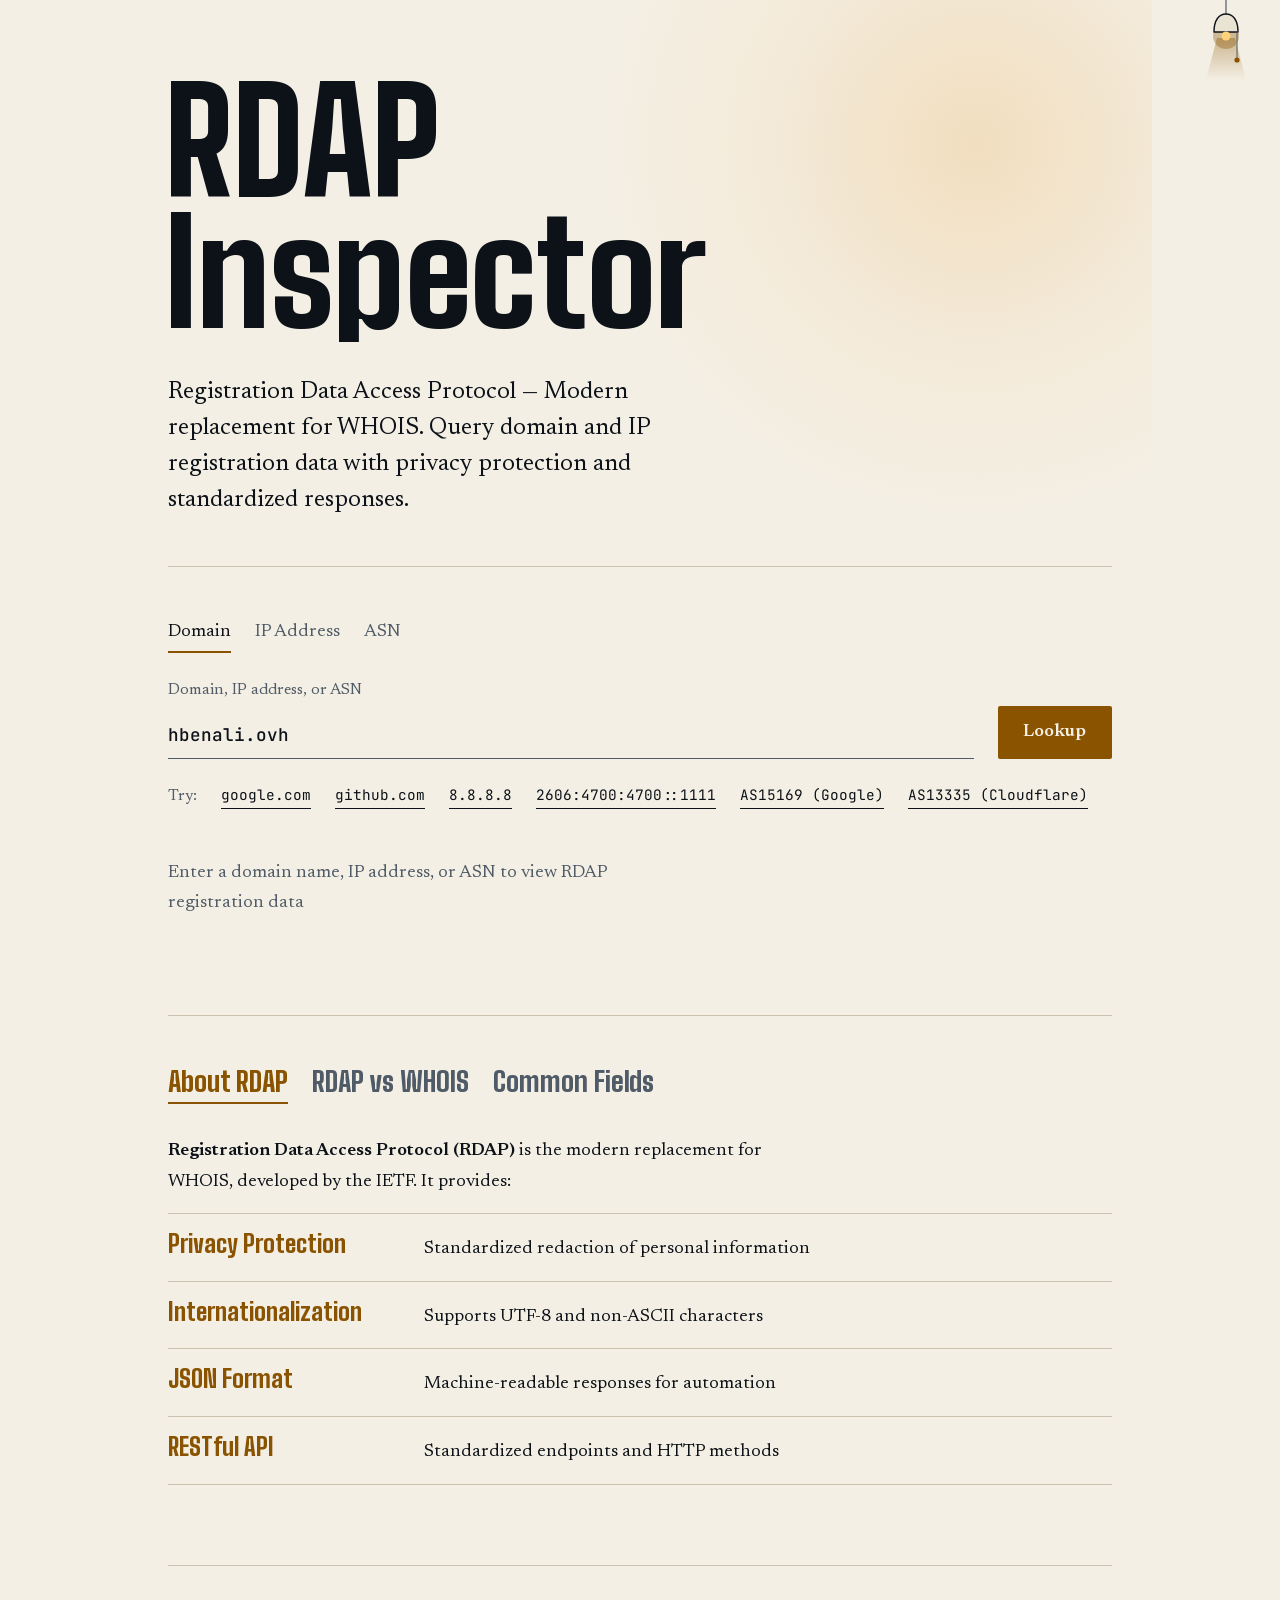
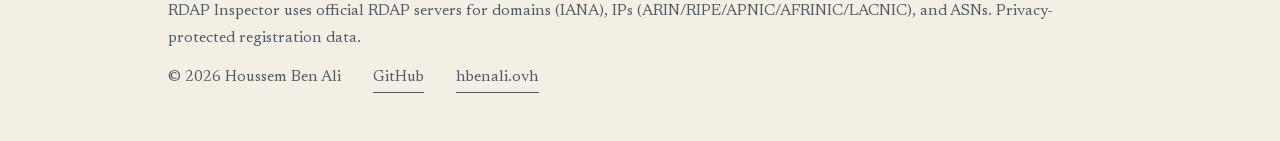
<file: index.html>
<!DOCTYPE html>
<html lang="en">
<head>
    <meta charset="UTF-8">
    <meta name="viewport" content="width=device-width, initial-scale=1.0">
    <title>RDAP Inspector — Domain, IP & ASN Registration Lookup</title>

    <!-- SEO -->
    <meta name="description" content="Free RDAP lookup tool. Query domain, IP address, and ASN registration data using the modern Registration Data Access Protocol — the standardized, privacy-aware replacement for WHOIS.">
    <meta name="keywords" content="RDAP, WHOIS, domain lookup, IP registration, domain registrar, DNS, network information">
    <meta name="author" content="Houssem Ben Ali">
    <meta name="robots" content="index, follow">
    <link rel="canonical" href="https://rdap.hbenali.ovh/">

    <!-- Security (static hosting: no custom HTTP headers, so CSP/referrer are set here; X-Frame-Options/X-Content-Type-Options need a real header and aren't achievable via meta) -->
    <!-- connect-src stays open to https: because rdap.org 302-redirects lookups to whichever registry's RDAP server (rdap.verisign.com, rdap.arin.net, etc.) -->
    <meta http-equiv="Content-Security-Policy" content="default-src 'self'; script-src 'self'; style-src 'self'; font-src 'self'; img-src 'self' data:; connect-src 'self' https:; object-src 'none'; base-uri 'self'; form-action 'self'">
    <meta name="referrer" content="strict-origin-when-cross-origin">

    <!-- Open Graph -->
    <meta property="og:type" content="website">
    <meta property="og:title" content="RDAP Inspector — Domain, IP & ASN Registration Lookup">
    <meta property="og:description" content="Query domain, IP address, and ASN registration data using the modern RDAP protocol — the privacy-aware replacement for WHOIS.">
    <meta property="og:url" content="https://rdap.hbenali.ovh/">
    <meta property="og:site_name" content="RDAP Inspector">
    <meta property="og:locale" content="en_US">
    <meta property="og:image" content="https://rdap.hbenali.ovh/favicon.svg">
    <meta property="og:image:type" content="image/svg+xml">

    <!-- Twitter Card -->
    <meta name="twitter:card" content="summary">
    <meta name="twitter:title" content="RDAP Inspector — Domain, IP & ASN Registration Lookup">
    <meta name="twitter:description" content="Query domain, IP address, and ASN registration data using the modern RDAP protocol — the privacy-aware replacement for WHOIS.">
    <meta name="twitter:image" content="https://rdap.hbenali.ovh/favicon.svg">

    <!-- Favicon -->
    <link rel="icon" type="image/svg+xml" href="/favicon.svg">
    <link rel="alternate icon" href="/favicon.ico">
    <link rel="apple-touch-icon" href="/apple-touch-icon.png">
    <meta name="color-scheme" content="dark light">
    <meta name="theme-color" content="#0c1218" media="(prefers-color-scheme: dark)">
    <meta name="theme-color" content="#f4efe4" media="(prefers-color-scheme: light)">
    <link rel="manifest" href="/manifest.json">
    <meta name="mobile-web-app-capable" content="yes">
    <meta name="apple-mobile-web-app-capable" content="yes">
    <meta name="apple-mobile-web-app-status-bar-style" content="black-translucent">
    <meta name="apple-mobile-web-app-title" content="RDAP Inspector">

    <link rel="preload" as="font" type="font/woff2" href="/fonts/big-shoulders-latin-wght.woff2" crossorigin>
    <link rel="preload" as="font" type="font/woff2" href="/fonts/newsreader-latin-wght.woff2" crossorigin>
    <script src="/theme.js"></script>
    <link rel="stylesheet" href="/site.css">

    <!-- rdap.org is only hit on-demand after a lookup -->
    <link rel="dns-prefetch" href="https://rdap.org">

    <!-- Structured data -->
    <script type="application/ld+json">
    {
      "@context": "https://schema.org",
      "@graph": [
        {
          "@type": "WebSite",
          "url": "https://rdap.hbenali.ovh/",
          "name": "RDAP Inspector",
          "description": "Free RDAP lookup tool for domain, IP address, and ASN registration data.",
          "potentialAction": {
            "@type": "SearchAction",
            "target": "https://rdap.hbenali.ovh/?query={search_term_string}",
            "query-input": "required name=search_term_string"
          }
        },
        {
          "@type": "WebApplication",
          "name": "RDAP Inspector",
          "url": "https://rdap.hbenali.ovh/",
          "applicationCategory": "UtilitiesApplication",
          "operatingSystem": "Any",
          "description": "Query domain, IP address, and ASN registration data using the modern RDAP protocol.",
          "offers": {
            "@type": "Offer",
            "price": "0",
            "priceCurrency": "USD"
          }
        }
      ]
    }
    </script>

</head>

<body>
    <main>
        <header class="hero wrap">
            <h1 class="display"><span class="line"><span>RDAP</span></span><span class="line"><span>Inspector</span></span></h1>
            <p class="lead">Registration Data Access Protocol — Modern replacement for WHOIS. Query domain and IP registration data with privacy protection and standardized responses.</p>
        </header>

        <section class="lookup wrap">
            <h2 class="sr-only">Look up a domain, IP address, or ASN</h2>
            <div class="query-type" role="group" aria-label="Query type">
                <button class="type-btn active" type="button" data-type="domain" aria-pressed="true">Domain</button>
                <button class="type-btn" type="button" data-type="ip" aria-pressed="false">IP Address</button>
                <button class="type-btn" type="button" data-type="asn" aria-pressed="false">ASN</button>
            </div>

            <div class="input-wrapper">
                <div class="field">
                    <label for="queryInput" class="field-label">Domain, IP address, or ASN</label>
                    <input type="text" id="queryInput" placeholder="example.com" value="hbenali.ovh" autocomplete="off" spellcheck="false">
                </div>
                <button id="lookupBtn" class="btn" type="button">Lookup</button>
            </div>

            <div class="example-links">
                <span class="try">Try:</span>
                <a href="#" class="example-link" data-value="google.com">google.com</a>
                <a href="#" class="example-link" data-value="github.com">github.com</a>
                <a href="#" class="example-link" data-value="8.8.8.8">8.8.8.8</a>
                <a href="#" class="example-link" data-value="2606:4700:4700::1111">2606:4700:4700::1111</a>
                <a href="#" class="example-link" data-value="AS15169">AS15169 (Google)</a>
                <a href="#" class="example-link" data-value="AS13335">AS13335 (Cloudflare)</a>
            </div>

            <div class="result-area" id="resultArea" aria-live="polite">
                <div class="result-header">
                    <h2 class="result-title">RDAP Response</h2>
                    <button class="copy-btn" id="copyResultBtn" type="button">Copy JSON</button>
                </div>
                <div class="result-content" id="resultContent"></div>
            </div>

            <div class="empty-state" id="emptyState">
                <p>Enter a domain name, IP address, or ASN to view RDAP registration data</p>
            </div>

            <div id="errorState" role="alert">
                <strong class="error-title">Error</strong>
                <p id="errorMessage"></p>
            </div>
        </section>

        <section class="guide wrap">
            <h2 class="sr-only">RDAP guide</h2>
            <div class="guide-tabs" role="tablist" aria-label="RDAP guide topics">
                <button class="tab-btn active" id="tabAbout" type="button" role="tab" aria-selected="true" aria-controls="aboutTab" tabindex="0">About RDAP</button>
                <button class="tab-btn" id="tabCompare" type="button" role="tab" aria-selected="false" aria-controls="compareTab" tabindex="-1">RDAP vs WHOIS</button>
                <button class="tab-btn" id="tabFields" type="button" role="tab" aria-selected="false" aria-controls="fieldsTab" tabindex="-1">Common Fields</button>
            </div>

            <div class="tab-content active" id="aboutTab" role="tabpanel" aria-labelledby="tabAbout" tabindex="0">
                <p><strong>Registration Data Access Protocol (RDAP)</strong> is the modern replacement for WHOIS, developed by the IETF. It provides:</p>
                <div class="rdap-info">
                    <div class="info-card">
                        <strong>Privacy Protection</strong>
                        <p>Standardized redaction of personal information</p>
                    </div>
                    <div class="info-card">
                        <strong>Internationalization</strong>
                        <p>Supports UTF-8 and non-ASCII characters</p>
                    </div>
                    <div class="info-card">
                        <strong>JSON Format</strong>
                        <p>Machine-readable responses for automation</p>
                    </div>
                    <div class="info-card">
                        <strong>RESTful API</strong>
                        <p>Standardized endpoints and HTTP methods</p>
                    </div>
                </div>
            </div>

            <div class="tab-content" id="compareTab" role="tabpanel" aria-labelledby="tabCompare" tabindex="0">
                <div class="table-scroll">
                <table class="compare">
                    <thead>
                        <tr><th scope="col">Feature</th><th scope="col">RDAP</th><th scope="col">WHOIS</th></tr>
                    </thead>
                    <tbody>
                        <tr><th scope="row">Format</th><td>JSON</td><td>Plain text (inconsistent)</td></tr>
                        <tr><th scope="row">Privacy</th><td>Standardized redaction</td><td>Varies by registrar</td></tr>
                        <tr><th scope="row">Internationalization</th><td>UTF-8 support</td><td>ASCII only</td></tr>
                        <tr><th scope="row">Protocol</th><td>RESTful API (HTTPS)</td><td>Port 43 (TCP)</td></tr>
                        <tr><th scope="row">Data Types</th><td>Domains, IPs, ASNs, Entities</td><td>Primarily domains</td></tr>
                    </tbody>
                </table>
                </div>
            </div>

            <div class="tab-content" id="fieldsTab" role="tabpanel" aria-labelledby="tabFields" tabindex="0">
                <div class="fields">
                    <div class="info-card"><code>handle</code><p>Unique identifier for the object</p></div>
                    <div class="info-card"><code>entities</code><p>Registrar, registrant, admin, tech contacts</p></div>
                    <div class="info-card"><code>events</code><p>Registration, expiration, last changed dates</p></div>
                    <div class="info-card"><code>links</code><p>Related resources and self links</p></div>
                    <div class="info-card"><code>status</code><p>Object status (active, inactive, etc.)</p></div>
                    <div class="info-card"><code>publicIds</code><p>IANA registry identifiers</p></div>
                </div>
            </div>
        </section>
    </main>

    <footer>
        <div class="wrap">
            <div>
                <p>RDAP Inspector uses official RDAP servers for domains (IANA), IPs (ARIN/RIPE/APNIC/AFRINIC/LACNIC), and ASNs. Privacy-protected registration data.</p>
                <p class="foot-links"><span>© 2026 Houssem Ben Ali</span> <a href="https://github.com/hbenali" target="_blank" rel="noopener noreferrer">GitHub<span class="sr-only"> (opens in a new tab)</span></a> <a href="https://hbenali.ovh" target="_blank" rel="noopener noreferrer">hbenali.ovh<span class="sr-only"> (opens in a new tab)</span></a></p>
            </div>
        </div>
    </footer>

    <script src="/app.js"></script>
</body>
</html>
</file>
<file: site.css>
/* RDAP Inspector: dark editorial, same system as hbenali.ovh. Fonts are self-hosted (see fonts/README.md). */

@font-face {
    font-family: 'Big Shoulders';
    font-style: normal;
    font-weight: 600 900;
    font-display: swap;
    src: url('fonts/big-shoulders-latin-wght.woff2') format('woff2');
}
@font-face {
    font-family: 'Newsreader';
    font-style: normal;
    font-weight: 200 800;
    font-display: swap;
    src: url('fonts/newsreader-latin-wght.woff2') format('woff2');
}
@font-face {
    font-family: 'Newsreader';
    font-style: italic;
    font-weight: 200 800;
    font-display: swap;
    src: url('fonts/newsreader-italic-latin-wght.woff2') format('woff2');
}
@font-face {
    font-family: 'JetBrains Mono';
    font-style: normal;
    font-weight: 100 800;
    font-display: swap;
    src: url('fonts/jetbrains-mono-latin-wght.woff2') format('woff2');
}

:root {
    --ink: #0c1218;
    --slate: #17212b;
    --line: #263341;
    --bone: #e7e1d3;
    --mist: #8e9aa6;
    --sodium: #e9a23b;
    --verdigris: #5db7a0;
    --fail: #e5776f;
    --glow: rgba(233, 162, 59, 0.2);
    --glow-soft: rgba(233, 162, 59, 0.06);
    --wash: rgba(23, 33, 43, 0.6);

    --display: 'Big Shoulders', 'Arial Narrow', Impact, sans-serif;
    --serif: 'Newsreader', Georgia, serif;
    --mono: 'JetBrains Mono', ui-monospace, monospace;

    --gutter: clamp(1.5rem, 4vw, 2.5rem);
    color-scheme: dark;
}

/* Light: follows the system setting until the lamp (theme.js) is used. Dark above is the default and the identity.
   Contrast on --ink (page) / --slate (surface): text 16/14.7, muted 6.0/5.4, accent 5.5/4.9,
   ok 5.2/4.7, fail 5.7/5.1, --ink on --sodium (button text) 5.5. */
@media (prefers-color-scheme: light) {
    :root:not([data-theme="dark"]) {
        --ink: #f4efe4;
        --slate: #e9e3d4;
        --line: #cbc3b0;
        --bone: #0c1218;
        --mist: #4f5b67;
        --sodium: #8a5300;
        --verdigris: #1b7058;
        --fail: #b3261e;
        --glow: rgba(233, 162, 59, 0.22);
        --glow-soft: rgba(233, 162, 59, 0.07);
        --wash: rgba(233, 227, 212, 0.7);
        color-scheme: light;
    }
}
:root[data-theme="light"] {
    --ink: #f4efe4;
    --slate: #e9e3d4;
    --line: #cbc3b0;
    --bone: #0c1218;
    --mist: #4f5b67;
    --sodium: #8a5300;
    --verdigris: #1b7058;
    --fail: #b3261e;
    --glow: rgba(233, 162, 59, 0.22);
    --glow-soft: rgba(233, 162, 59, 0.07);
    --wash: rgba(233, 227, 212, 0.7);
    color-scheme: light;
}

*, *::before, *::after { box-sizing: border-box; margin: 0; padding: 0; }

html { background: var(--ink); }

body {
    min-height: 100vh;
    background: var(--ink);
    color: var(--bone);
    font-family: var(--serif);
    font-size: 1.125rem;
    line-height: 1.7;
    font-optical-sizing: auto;
    -webkit-font-smoothing: antialiased;
    text-rendering: optimizeLegibility;
}

::selection { background: var(--sodium); color: var(--ink); }
:focus-visible { outline: 2px solid var(--sodium); outline-offset: 4px; border-radius: 2px; }

a { color: inherit; }
ul { list-style: none; }
strong { font-weight: 600; }
button { font: inherit; color: inherit; }
[hidden] { display: none !important; }

.sr-only {
    position: absolute; width: 1px; height: 1px; overflow: hidden;
    clip-path: inset(50%); white-space: nowrap;
}

/* Underline that draws in on hover and focus. */
.link, .example-link, .data-value a, footer a {
    text-decoration: none;
    background-image: linear-gradient(currentColor, currentColor);
    background-repeat: no-repeat;
    background-size: 100% 1px;
    background-position: 0 100%;
    padding-bottom: 2px;
    transition: background-size 0.35s cubic-bezier(0.22, 1, 0.36, 1), color 0.2s;
}
.link:hover, .link:focus-visible, .example-link:hover, .example-link:focus-visible,
.data-value a:hover, footer a:hover, footer a:focus-visible { color: var(--sodium); background-size: 100% 2px; }

.display { font-family: var(--display); font-weight: 800; line-height: 0.86; letter-spacing: -0.01em; }

.wrap { max-width: 64rem; margin: 0 auto; padding-inline: var(--gutter); }

/* Hero */
.hero { position: relative; isolation: isolate; overflow: hidden; padding-block: 5rem 3rem; }
.hero::before {
    content: ''; position: absolute; z-index: -1; top: -14rem; right: -12rem;
    width: min(46rem, 140vw); aspect-ratio: 1; border-radius: 50%;
    background: radial-gradient(closest-side, var(--glow), var(--glow-soft) 55%, transparent);
    pointer-events: none;
}
.hero h1 { font-size: clamp(3.6rem, 15vw, 9rem); margin-left: -0.03em; }
.hero h1 .line { display: block; overflow: hidden; padding-bottom: 0.05em; }
.hero h1 .line > span { display: block; animation: rise 1.1s cubic-bezier(0.16, 1, 0.3, 1) both; }
.hero h1 .line:nth-child(2) > span { animation-delay: 0.13s; }
.hero .lead { margin-top: 2rem; max-width: 40ch; font-size: clamp(1.2rem, 2.2vw, 1.5rem); line-height: 1.5; animation: fade 0.9s 0.5s both; }

@keyframes rise { from { transform: translateY(108%); } }
@keyframes fade { from { opacity: 0; transform: translateY(12px); } }

/* Lookup */
.lookup { position: relative; padding-block: 3rem; }
.lookup::before, .guide::before { content: ''; position: absolute; top: 0; left: var(--gutter); right: var(--gutter); height: 1px; background: var(--line); }

.query-type { display: flex; flex-wrap: wrap; gap: 0.25rem 1.5rem; margin-bottom: 1.5rem; }
.type-btn {
    background: none; border: 0; border-bottom: 2px solid transparent; color: var(--mist);
    padding: 0.2rem 0; cursor: pointer; transition: color 0.2s, border-color 0.2s;
}
.type-btn:hover { color: var(--bone); }
.type-btn.active { color: var(--bone); border-bottom-color: var(--sodium); }

.field-label { display: block; color: var(--mist); font-size: 1rem; margin-bottom: 0.4rem; }
.input-wrapper { display: flex; flex-wrap: wrap; align-items: flex-end; gap: 1rem 1.5rem; }
.field { flex: 1 1 18rem; min-width: 0; border-bottom: 1px solid var(--mist); transition: border-color 0.2s; }
.field:focus-within { border-color: var(--sodium); }
#queryInput {
    width: 100%; background: none; border: 0; outline: 0; color: var(--bone);
    font: 500 1.1rem/1 var(--mono); padding: 0.75rem 0;
}
#queryInput::placeholder { color: var(--mist); opacity: 0.7; }
#queryInput:focus-visible { outline: 0; }

.btn {
    display: inline-flex; align-items: center; gap: 0.6rem; background: var(--sodium); color: var(--ink);
    padding: 0.7rem 1.6rem; font-weight: 600; border: 0; border-radius: 2px; cursor: pointer;
    transition: background-color 0.2s, transform 0.2s;
}
.btn:hover, .btn:focus-visible { background: var(--bone); transform: translateY(-2px); }
.btn:disabled { opacity: 0.6; cursor: wait; transform: none; background: var(--sodium); }

.loader {
    display: inline-block; width: 1rem; height: 1rem; border-radius: 50%;
    border: 2px solid color-mix(in srgb, var(--ink) 30%, transparent); border-top-color: var(--ink); animation: spin 0.8s linear infinite;
}
@keyframes spin { to { transform: rotate(360deg); } }

.example-links { display: flex; flex-wrap: wrap; align-items: baseline; gap: 0.4rem 1.5rem; margin-top: 1.5rem; font-size: 1rem; }
.example-links .try { color: var(--mist); }
.example-link { font-family: var(--mono); font-size: 0.9rem; }

/* Results */
.result-area { margin-top: 3rem; border-top: 1px solid var(--line); }
#resultArea, #errorState { display: none; }
.result-header { display: flex; flex-wrap: wrap; justify-content: space-between; align-items: baseline; gap: 0.5rem 1rem; padding-top: 2rem; }
.result-title { font-family: var(--display); font-weight: 800; font-size: 2.6rem; line-height: 1; color: var(--sodium); }
.copy-btn { background: none; border: 0; color: var(--mist); cursor: pointer; padding: 0.3rem 0; }
.copy-btn:hover { color: var(--sodium); }

.result-content { padding-top: 1rem; }
.data-section { border-top: 1px solid var(--line); padding: 1.5rem 0; }
.data-section:first-child { border-top: 0; }
.section-title { font-family: var(--display); font-weight: 800; font-size: 1.7rem; line-height: 1.1; color: var(--sodium); margin-bottom: 0.75rem; }
.data-grid { display: grid; grid-template-columns: repeat(auto-fit, minmax(min(100%, 18rem), 1fr)); gap: 1rem 2rem; }
.data-item { min-width: 0; }
.data-label { color: var(--mist); font-size: 1rem; line-height: 1.4; overflow-wrap: anywhere; }
.data-value { font-family: var(--mono); font-size: 0.95rem; line-height: 1.6; overflow-wrap: anywhere; }
.data-value.sub { color: var(--mist); font-size: 0.85rem; }

.json-viewer {
    background: var(--slate); border: 1px solid var(--line); border-radius: 2px; padding: 1rem 1.25rem;
    font: 0.85rem/1.65 var(--mono); max-height: 32rem; overflow: auto; white-space: pre-wrap; overflow-wrap: anywhere;
}

.empty-state { padding: 3rem 0; color: var(--mist); max-width: 46ch; }
#errorState { border-left: 3px solid var(--fail); padding: 1rem 1.25rem; margin-top: 3rem; color: var(--bone); }
.error-title { display: block; font-family: var(--display); font-weight: 800; font-size: 1.7rem; line-height: 1.1; color: var(--fail); }
#errorMessage { overflow-wrap: anywhere; }

/* Guide */
.guide { position: relative; padding-block: 3rem; }
.guide-tabs { display: flex; flex-wrap: wrap; gap: 0.25rem 1.5rem; margin-bottom: 2rem; }
.tab-btn {
    background: none; border: 0; border-bottom: 2px solid transparent; color: var(--mist);
    font-family: var(--display); font-weight: 800; font-size: 1.7rem; line-height: 1.2; padding: 0.2rem 0; cursor: pointer;
    transition: color 0.2s, border-color 0.2s;
}
.tab-btn:hover { color: var(--bone); }
.tab-btn.active { color: var(--sodium); border-bottom-color: var(--sodium); }
.tab-content { display: none; }
.tab-content.active { display: block; }
.tab-content > p { max-width: 62ch; }

.rdap-info { margin-top: 1rem; }
.info-card { border-top: 1px solid var(--line); padding: 1rem 0; display: grid; gap: 0.1rem 2rem; }
.info-card strong { font-family: var(--display); font-weight: 800; font-size: 1.5rem; line-height: 1.2; color: var(--sodium); }
.info-card code { font-family: var(--mono); font-size: 1.05rem; color: var(--sodium); font-weight: 500; }
.info-card p { color: var(--bone); }
.rdap-info .info-card:last-child, .fields .info-card:last-child { border-bottom: 1px solid var(--line); }
@media (min-width: 40rem) { .info-card { grid-template-columns: 14rem 1fr; align-items: baseline; } }

.compare { width: 100%; border-collapse: collapse; }
.compare th, .compare td { text-align: left; vertical-align: top; padding: 0.8rem 1rem 0.8rem 0; border-top: 1px solid var(--line); }
.compare th { font-family: var(--display); font-weight: 800; font-size: 1.5rem; line-height: 1.2; color: var(--sodium); }
.compare thead th { border-top: 0; }
.compare tbody th { font-family: var(--serif); font-weight: 600; font-size: 1.125rem; color: var(--mist); }
.compare tr:last-child > * { border-bottom: 1px solid var(--line); }
.table-scroll { overflow-x: auto; }

footer { color: var(--mist); font-size: 1rem; padding-block: 2rem 3rem; }
footer .wrap > div { border-top: 1px solid var(--line); padding-top: 2rem; display: grid; gap: 0.75rem; }
.foot-links { display: flex; flex-wrap: wrap; gap: 0.25rem 2rem; }

@media (prefers-reduced-motion: reduce) {
    *, *::before, *::after { animation-duration: 0.01ms !important; animation-delay: 0s !important; transition-duration: 0.01ms !important; }
}

/* 404 */
.nf { min-height: 100vh; display: flex; flex-direction: column; justify-content: center; padding-block: 4rem; position: relative; isolation: isolate; overflow: hidden; }
.nf::before {
    content: ''; position: absolute; z-index: -1; top: -12rem; right: -10rem; width: min(40rem, 140vw); aspect-ratio: 1; border-radius: 50%;
    background: radial-gradient(closest-side, var(--glow), var(--glow-soft) 55%, transparent);
}
.nf-code { font-size: clamp(9rem, 34vw, 22rem); color: var(--sodium); }
.nf h1 { font-size: clamp(2.8rem, 7vw, 5rem); margin-top: 0.5rem; }
.nf-lead { margin-top: 1rem; max-width: 36ch; color: var(--mist); font-size: 1.3rem; }
.nf-links { margin-top: 2rem; display: flex; flex-wrap: wrap; gap: 0.75rem 2rem; font-size: 1.25rem; }
.nf-log { margin-top: 3rem; max-width: 44rem; overflow-wrap: anywhere; border: 1px solid var(--line); background: var(--wash); padding: 1.25rem 1.5rem; font: 0.875rem/1.8 var(--mono); border-radius: 2px; }
.nf-log .err { color: var(--sodium); }
.nf-log .dim { color: var(--mist); }

/* ---- Theme lamp: pull-cord switch (see theme.js). Lamp on = light theme. ---- */
.theme-lamp {
    position: absolute; /* scrolls away with the page; fixed on pages with a fixed bar, see below */
    top: 0;
    inset-inline-end: clamp(0.75rem, 3vw, 2rem);
    z-index: 1000;
    display: block;
    width: 2.75rem;
    height: 5.25rem;
    padding: 0;
    border: 0;
    background: none;
    cursor: pointer;
    -webkit-tap-highlight-color: transparent;
}
/* Pages with a fixed top bar or fixed top-right controls: the lamp stays visible and the bar
   reserves room for it (lamp offset + lamp width + gap), so it never covers a link. */
html:has(.bar-inner) .theme-lamp,
html:has(.controls) .theme-lamp { position: fixed; }
.bar-inner { padding-inline-end: calc(clamp(0.75rem, 3vw, 2rem) + 2.75rem + 0.75rem); }
.controls { right: calc(clamp(0.75rem, 3vw, 2rem) + 2.75rem + 0.75rem); }
.theme-lamp svg { display: block; width: 100%; height: 100%; overflow: visible; pointer-events: none; }
.lamp-wire { stroke: var(--mist); stroke-width: 1.2; }
.lamp-shade { fill: var(--slate); stroke: var(--bone); stroke-width: 1.4; stroke-linejoin: round; }
.lamp-bulb { fill: var(--line); transition: fill 0.4s; }
.lamp-halo { fill: var(--sodium); opacity: 0; transition: opacity 0.5s; }
.lamp-cone { fill: url(#lamp-cone); opacity: 0; transition: opacity 0.5s; }
.lamp-stop-a { stop-color: var(--sodium); stop-opacity: 0.38; }
.lamp-stop-b { stop-color: var(--sodium); stop-opacity: 0; }
.lamp-cord { stroke: var(--mist); stroke-width: 1; }
.lamp-bead { fill: var(--sodium); }
.theme-lamp[data-on="true"] .lamp-bulb { fill: #ffd27a; }
.theme-lamp[data-on="true"] .lamp-halo { opacity: 0.35; }
.theme-lamp[data-on="true"] .lamp-cone { opacity: 1; }
.lamp-swing { transform-box: view-box; transform-origin: 22px 0; animation: lamp-swing 0.9s ease-out; }
.lamp-pull { animation: lamp-pull 0.45s cubic-bezier(0.3, 1.6, 0.5, 1); }
@keyframes lamp-swing { 20% { transform: rotate(-5deg); } 45% { transform: rotate(3.5deg); } 70% { transform: rotate(-1.5deg); } }
@keyframes lamp-pull { 35% { transform: translateY(10px); } }

/* The theme switch is a plain cross-fade of the whole page. */
html.theme-vt::view-transition-old(root) { animation: 0.45s ease both lamp-fade-out; }
html.theme-vt::view-transition-new(root) { animation: 0.45s ease both lamp-fade-in; }
@keyframes lamp-fade-out { to { opacity: 0; } }
@keyframes lamp-fade-in { from { opacity: 0; } }

@media (prefers-reduced-motion: reduce) {
    .lamp-swing, .lamp-pull { animation: none; }
    .lamp-bulb, .lamp-halo, .lamp-cone { transition: none; }
}
</file>
